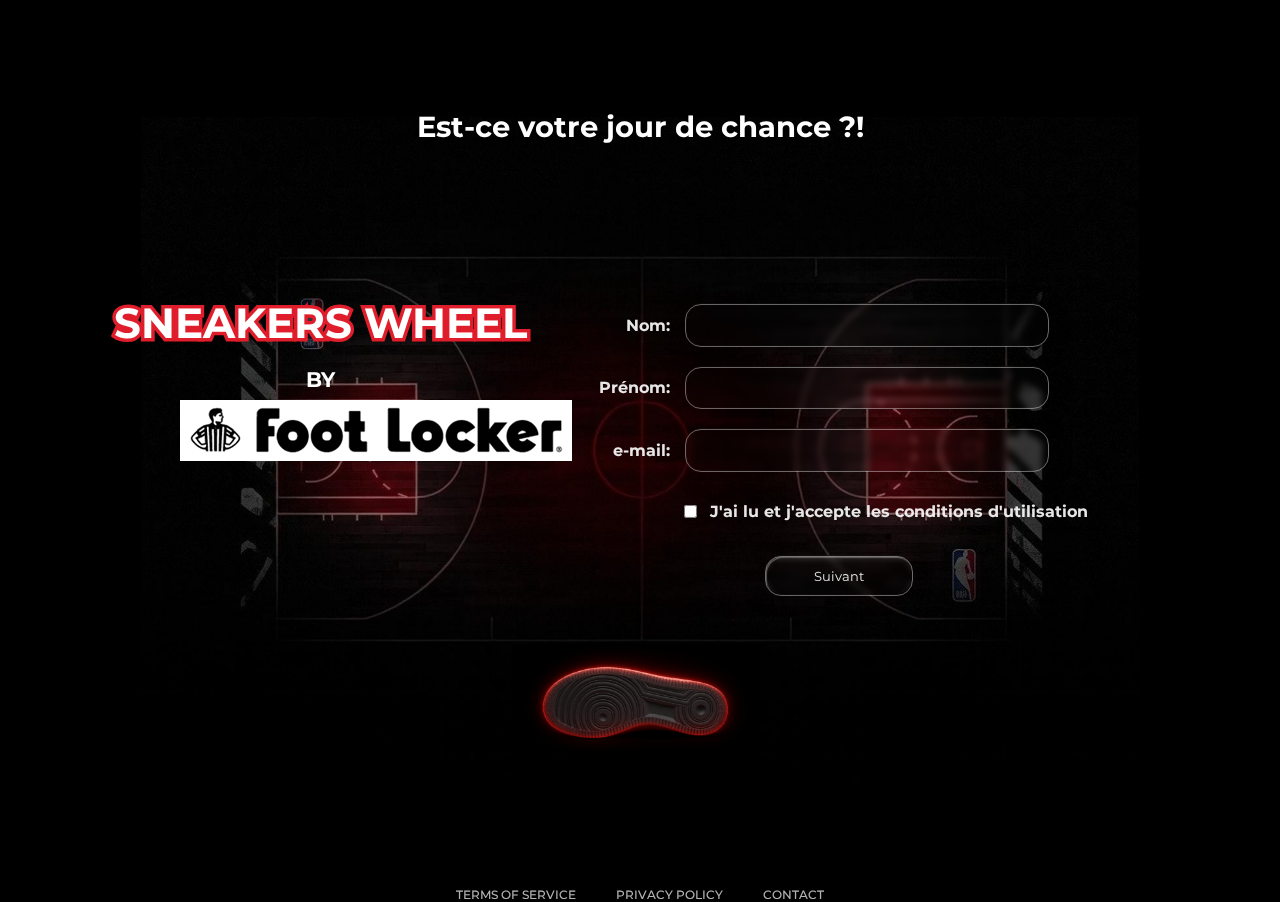
<file: Index.html>
<!DOCTYPE html>
<html lang="fr">
<head>
  <meta charset="UTF-8">
  <meta name="viewport" content="width=device-width, initial-scale=1.0">
  <title>Sneakers Wheel</title>
  <link href="https://fonts.googleapis.com/css2?family=Montserrat:wght@700&display=swap" rel="stylesheet">
  <link rel="stylesheet" href="style.css">
</head>
<body>
  <svg style="position: absolute; width: 0; height: 0;">
    <filter id="glass-distortion">
      <feTurbulence type="fractalNoise" baseFrequency="0.01" numOctaves="3" result="noise"/>
      <feDisplacementMap in="SourceGraphic" in2="noise" scale="5" xChannelSelector="R" yChannelSelector="G"/>
    </filter>
  </svg>

  <img src="image 9.png" alt="Foot Locker" class="logo">

   <h1 class="Nom">SNEAKERS WHEEL</h1>

   <h2 class="sous_NOM">BY</h2>

   <h3 class="phrase_acroche">Est-ce votre jour de chance ?!</h3>

  <div class="contenue_case">
    <!-- AJOUT Nom avec label -->
    <div class="input-group">
      <label class="input-label">Nom:</label>
      <input type="text" class="liquid-glass" placeholder="" required>
    </div>

    <!-- AJOUT Prénom avec label  -->
    <div class="input-group">
      <label class="input-label">Prénom:</label>
      <input type="text" class="liquid-glass" placeholder="" required>
    </div>

    <!-- AJOUT Email avec label -->
    <div class="input-group">
      <label class="input-label">e-mail:</label>
      <input type="email" class="liquid-glass" placeholder="" re>
    </div>
    
    <div class="conditions_utilisateur">
      <input type="checkbox" id="conditions">
      <label for="conditions">J'ai lu et j'accepte les conditions d'utilisation</label>
    </div>
    
    <button class="suivant-bouton">Suivant</button>
  </div>

  <div class="liens_cookies">
    <a href="#">TERMS OF SERVICE</a>
    <a href="#">PRIVACY POLICY</a>
    <a href="#">CONTACT</a>
  </div>
</body>
</html>
</file>
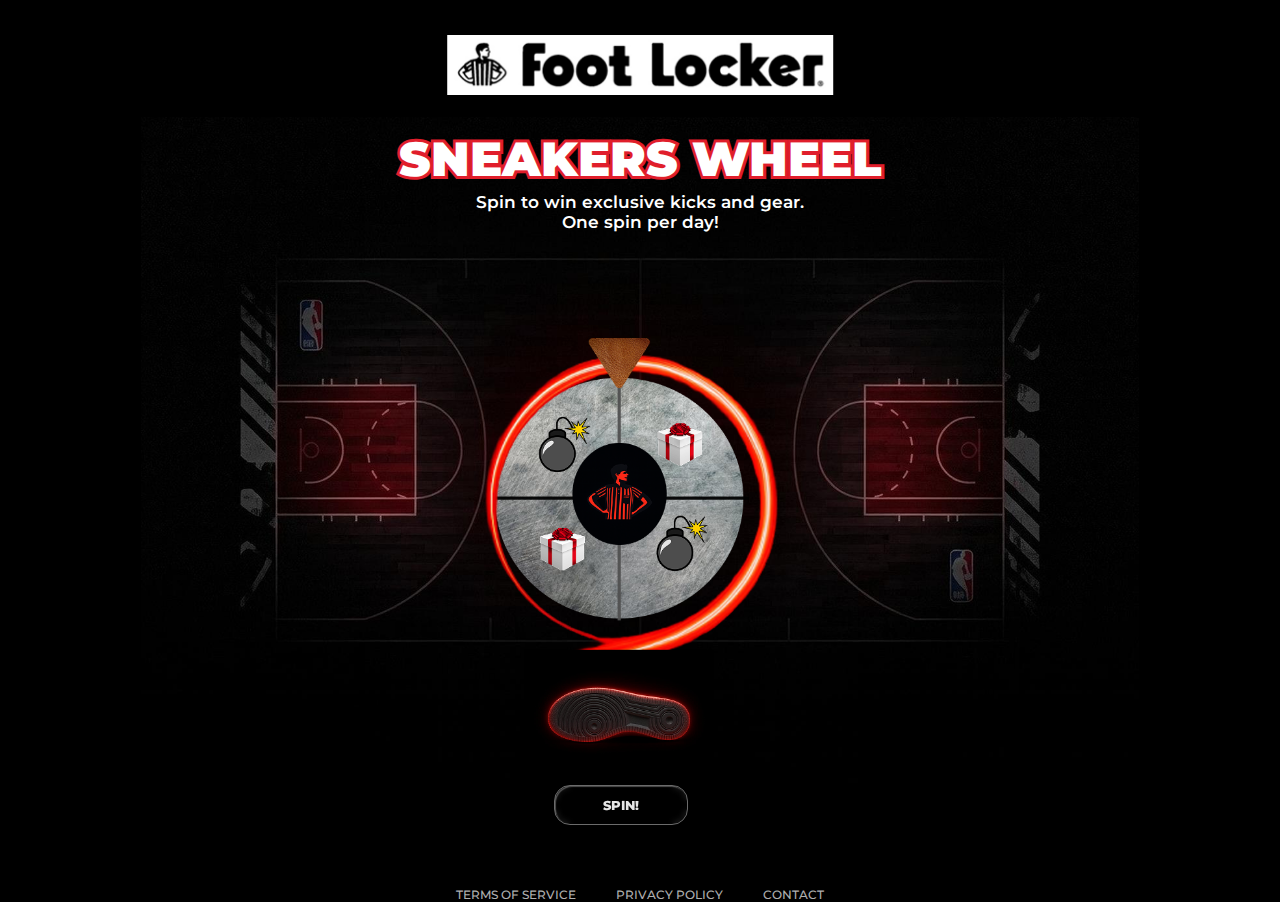
<file: page/page2.html>
<!DOCTYPE html>
<html lang="fr">
<head>
  <meta charset="UTF-8">
  <title>Foot Locker</title>
  <link rel="preconnect" href="https://fonts.googleapis.com">
<link rel="preconnect" href="https://fonts.gstatic.com" crossorigin>
<link href="https://fonts.googleapis.com/css2?family=Montserrat:ital,wght@0,100..900;1,100..900&display=swap" rel="stylesheet">
  <link rel="stylesheet" href="style2.css">
</head>
<body>

  <div class="page">

    <header class="logo">
        <img src="/img/logo.png" alt="Foot Locker Logo">
    </header>

    <h1 class="title">SNEAKERS WHEEL</h1>
    <p class="subtitle">
      Spin to win exclusive kicks and gear.<br>
      One spin per day!
    </p>

    <button class="spin-btn">SPIN!</button>

      <div class="liens_cookies">
    <a href="#">TERMS OF SERVICE</a>
    <a href="#">PRIVACY POLICY</a>
    <a href="#">CONTACT</a>
  </div>

  </div>

</body>
</html>
</file>
<file: style.css>
html {
  background-color: #000;
  background-image: url('Background.png');
  background-size: 78%;
  background-position: center;
  background-repeat: no-repeat;
  min-height: 100vh;
}

body {
  margin: 0;
  min-height: 100vh;
  font-family: 'Montserrat', sans-serif;
  font-weight: 700;
}


/* Conteneur pour positionner les inputs à droite */
.contenue_case {
  position: absolute;
  top: 50%;
  right: 15%;
  transform: translateY(-50%);
  display: flex;
  flex-direction: column;
  gap: 20px;
  align-items: flex-start;
}

/* Groupe input + label */
.input-group {
  display: flex;
  align-items: center;
  gap: 15px;
}

/* Label à côté de l'input (Nom:, Prénom:, e-mail:) */
.input-label {
  font-family: 'Montserrat', sans-serif;
  font-weight: 700;  /* Bold */
  font-size: 1rem;
  color: rgb(255 255 255 / 90%);
  min-width: 80px;
  text-align: right;
}

/* Style des intérieur des boutons (Nom, Prénom, e-mail) */
.liquid-glass {
  position: relative;
  padding: 0.8rem 3.5rem;
  color: rgb(255 255 255 / 90%); /* couleur du texte dans les intérieurs des boutons */
  background: rgba(255, 255, 255, 0);
  border-radius: 16px;
  box-shadow: 0 4px 30px rgba(0, 0, 0, 0.1);
  backdrop-filter: blur(3.2px);
  -webkit-backdrop-filter: blur(3.2px);
  border: 1px solid rgba(255, 255, 255, 0.42);
  text-align: center;
  user-select: none;
  cursor: text;
  width: 250px;
  
  &::before,
  &::after {
    content: "";
    position: absolute;
    inset: 0;
    border-radius: inherit;
  }
  
  &::before {
    backdrop-filter: blur(3px);
    filter: url(#glass-distortion);
    z-index: -1;
  }
  
  &::after 
  {
    box-shadow: inset 1px 1px 1px 0 rgb(255 255 255 / 30%);
  }
}

/* Checkbox */
.conditions_utilisateur {
  display: flex;
  align-items: center;
  gap: 10px;
  color: rgb(255 255 255 / 90%);
  font-size: 1rem;
  margin-top: 10px;
  margin-left: 90px;/* pour bien aligner le texte avec les inputs */
}

input[type="validation"] {
  width: 18px;
  height: 18px;
  cursor: pointer;
}

/* Bouton Suivant */
.suivant-bouton {    /*bouton a faire sur SPIN! et Réclamer*/
  position: relative;
  padding: 0.7rem 3rem;

/* From https://css.glass */ /* on a choisi ce style de bouton qui est plus adapté à notre thème de liquid glass generer sur css glass */
  background: rgba(255, 255, 255, 0);
  border-radius: 16px;
  box-shadow: 0 4px 30px rgba(0, 0, 0, 0.1);
  backdrop-filter: blur(3.2px);
  -webkit-backdrop-filter: blur(3.2px);
  border: 1px solid rgba(255, 255, 255, 0.42);
  color: rgb(255 255 255 / 90%);
  text-align: center;
  user-select: none;
  cursor: pointer;
  margin-top: 15px;
  align-self: center;
  font-family: 'Montserrat', sans-serif; 

    /* AJOUT : Transition pour effet fluide */
  transition: all 0.1s ease;
  transform: translateY(0);

   /* effet que j'ai trouver sur MDN pour faire un effet de verre déformant sur les boutons */
  &::before,
  &::after {
    content: "";
    position: absolute;
    inset: 0;
    border-radius: inherit;
  }
  
  &::before {
    backdrop-filter: blur(3px);
    filter: url(#glass-distortion);
    z-index: -1;
  }
  
  &::after 
  {
    box-shadow: inset 1px 1px 1px 0 rgb(255 255 255 / 30%);
  }
}
/* AJOUT : Effet d'enfoncement au clic */
.suivant-bouton:active {
  transform: translateY(4px); /* S'enfonce de 4px */
  box-shadow: 0 2px 15px rgba(0, 0, 0, 0.1); /* Ombre réduite */
}
.Nom { /* Le SNEAKERS WHEEL en haut de la page */
    position: absolute;
    top: 270px; /* position exact de mon bouton */
    left: 25%;
    transform: translateX(-50%);
    font-size: 2.6rem;
    font-family: 'Montserrat', sans-serif;
    font-weight: 700; /* Bold (700) */
    color: white;
    text-align: right;
    color: white;color: white;
    -webkit-text-stroke: 7px #E01E2B; 
    text-stroke: 7px #E01E2B;
    text-shadow: none;
    paint-order: stroke fill; /* avant de faire cette commande le texte avait une ombre rouge et blanche qui faisait un effet de double contour (débordement du rouge) */
}
.sous_NOM {
  position: absolute;
  top: 350px;
  left: 25%;
  transform: translateX(-50%);
  font-size: 1.3rem;
  font-family: 'Montserrat', sans-serif;
  font-weight: 700; /* Bold (700) */
  color: white;
  text-align: right;
}

.phrase_acroche { 
  position: absolute;
  top: 80px;
  left: 50%;
  transform: translateX(-50%);
  font-size: 1.8rem;
  font-family: 'Montserrat', sans-serif;
  font-weight: 700;  /* Bold (700) */
  color: white;
  text-align: center;
}

.logo { /* a utiliser pour position l'image foot looker dans ma page */
  position: absolute;
    top: 400px;    /* Distance du haut */
    left: 180px;  /* Distance de la gauche */
}

/* Footer links */
.liens_cookies {
  position: absolute;
  bottom: -2px;
  left: 50%;
  transform: translateX(-50%);
  display: flex;
  gap: 40px;
  color: rgb(255 255 255 / 70%);/* ma couleur grise de liens */
  font-size: 0.75rem;
  font-weight: 500;
}

.liens_cookies a {
  color: rgb(255 255 255 / 70%); /* ma couleur grise de liens */
  text-decoration: none;
  cursor: pointer; 
}

.liens_cookies a:hover {
  color: rgb(255 255 255 / 100%); /* couleur blanhe uen fois le curseur dessus */
}
</file>
<file: page/style2.css>
body {
  margin: 0;
  font-family: "Montserrat", sans-serif;
  min-height: 100vh;
  background-color: #000;
  background-image: url('../img/Background2.png');
  background-size: 78%;
  background-position: center;
  background-repeat: no-repeat;
}

.page {
  position: relative;
  min-height: 100vh;
}

.logo {
  position: absolute;
  top: 35px;
  left: 50%;
  transform: translateX(-50%);
}

.logo img {
  height: 60px;
}

.title {
  position: absolute;
  top: 130px;
  left: 50%;
  transform: translateX(-50%);
  margin: 0;
  font-size: 3rem;
  font-weight: 900;
  color: white;
  text-align: center;
  -webkit-text-stroke: 6px #E01E2B;
  paint-order: stroke fill;
}

.subtitle {
  position: absolute;
  top: 175px;        
  left: 50%;
  transform: translateX(-50%);
  text-align: center;
  font-size: 1.05rem;
  font-weight: 600;
  color: white;
}



.spin-btn {
  position: absolute;
  bottom: 75px;
  left: 48.5%;
  transform: translateX(-50%);
  padding: 0.7rem 3rem;

  background: rgba(255, 255, 255, 0);
  border-radius: 16px;
  box-shadow: 0 4px 30px rgba(0, 0, 0, 0.1);
  backdrop-filter: blur(3.2px);
  -webkit-backdrop-filter: blur(3.2px);
  border: 1px solid rgba(255, 255, 255, 0.42);

  color: rgb(255 255 255 / 90%);
  text-align: center;
  user-select: none;
  cursor: pointer;
  font-family: 'Montserrat', sans-serif;
  font-weight: 800;

  transition: all 0.1s ease;
}

.spin-btn::before,
.spin-btn::after {
  content: "";
  position: absolute;
  inset: 0;
  border-radius: inherit;
  pointer-events: none;
}

.spin-btn::before {
  backdrop-filter: blur(3px);
  -webkit-backdrop-filter: blur(3px);
  filter: url(#glass-distortion);
  z-index: -1;
}

.spin-btn::after {
  box-shadow: inset 1px 1px 1px 0 rgb(255 255 255 / 30%);
}

.spin-btn:active {
  transform: translateX(-50%) translateY(4px);
  box-shadow: 0 2px 15px rgba(0, 0, 0, 0.1);
}


.footer {
  position: absolute;
  bottom: 25px;
  left: 50%;
  transform: translateX(-50%);
  display: flex;
  gap: 25px;
}

.footer a {
  color: white;
  text-decoration: none;
  font-size: 0.85rem;
  font-weight: 600;
}

.liens_cookies {
  position: absolute;
  bottom: -2px;
  left: 50%;
  transform: translateX(-50%);
  display: flex;
  gap: 40px;
  color: rgb(255 255 255 / 70%);/* ma couleur grise de liens */
  font-size: 0.75rem;
  font-weight: 500;
}

.liens_cookies a {
  color: rgb(255 255 255 / 70%); /* ma couleur grise de liens */
  text-decoration: none;
  cursor: pointer; 
}

.liens_cookies a:hover {
  color: rgb(255 255 255 / 100%)}
</file>
